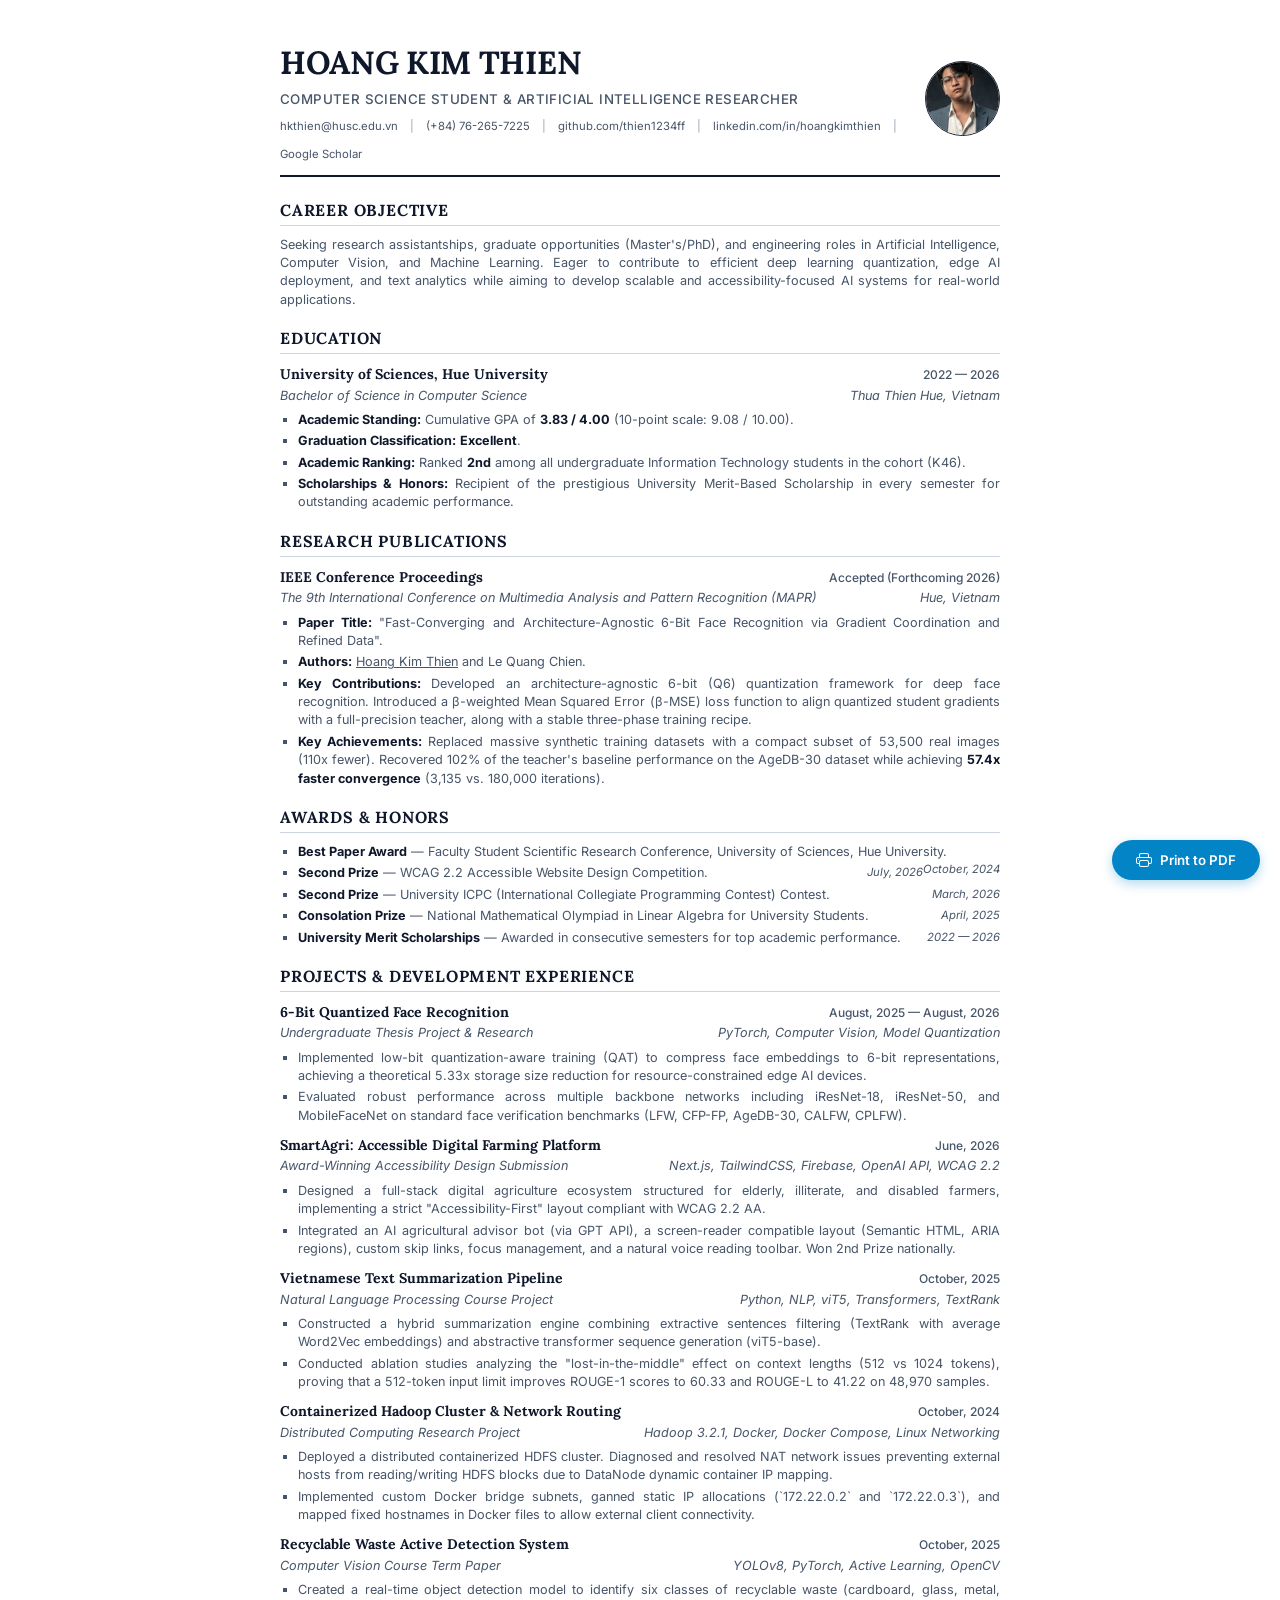
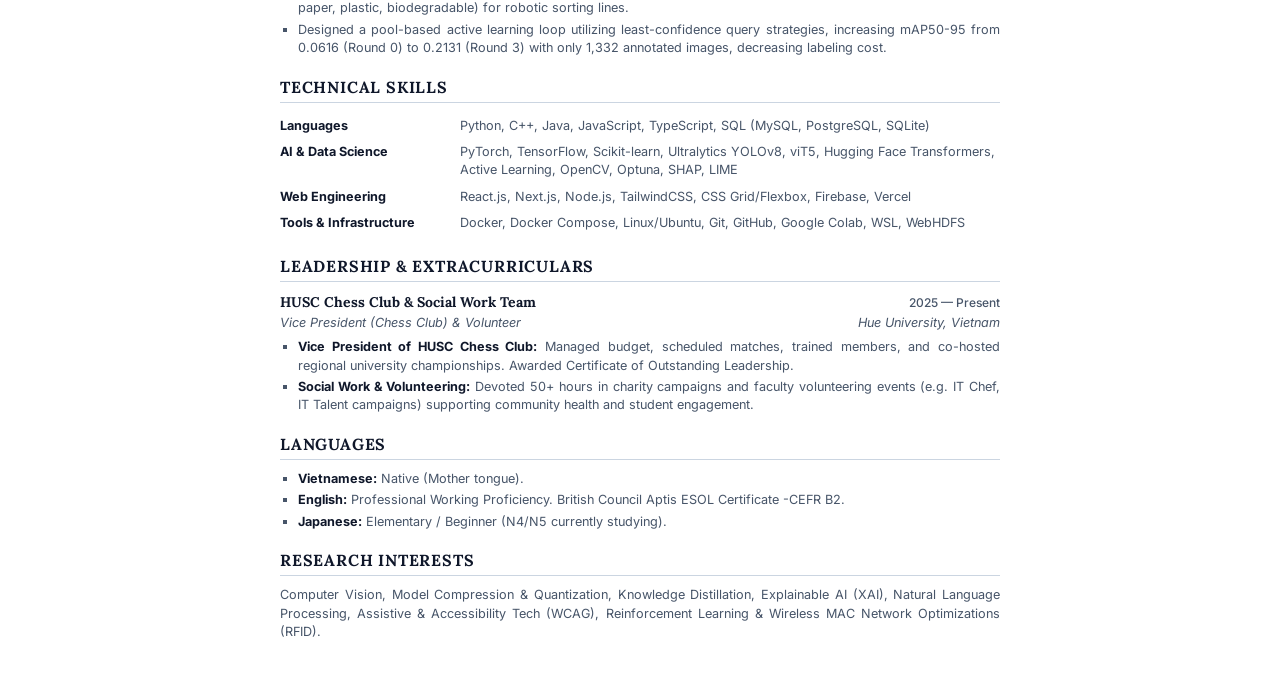
<file: cv.html>
<!DOCTYPE html>
<html lang="en">

<head>
  <meta charset="UTF-8">
  <meta name="viewport" content="width=device-width, initial-scale=1.0">
  <title>Hoang Kim Thien - Curriculum Vitae</title>

  <!-- Typography Fonts -->
  <link rel="preconnect" href="https://fonts.googleapis.com">
  <link rel="preconnect" href="https://fonts.gstatic.com" crossorigin>
  <link
    href="https://fonts.googleapis.com/css2?family=Lora:ital,wght@0,400;0,500;0,600;0,700;1,400&family=Inter:wght@300;400;500;600;700&display=swap"
    rel="stylesheet">

  <style>
    /* Global Styles */
    :root {
      --color-primary: #0F172A;
      --color-secondary: #475569;
      --color-accent: #0284C7;
      --font-serif: 'Lora', Georgia, serif;
      --font-sans: 'Inter', Helvetica, sans-serif;
    }

    * {
      box-sizing: border-box;
      margin: 0;
      padding: 0;
    }

    body {
      background-color: #fff;
      color: var(--color-primary);
      font-family: var(--font-sans);
      font-size: 10pt;
      line-height: 1.45;
      padding: 40px;
      max-width: 800px;
      margin: 0 auto;
    }

    /* Print styling rules */
    @media print {
      body {
        padding: 0;
        margin: 0;
        font-size: 9.5pt;
      }

      .page-break {
        page-break-before: always;
        break-before: page;
      }

      a {
        text-decoration: none;
        color: var(--color-primary) !important;
      }

      .no-print {
        display: none;
      }
    }

    @page {
      size: A4;
      margin: 20mm 15mm 20mm 15mm;
    }

    /* CV Header */
    header {
      margin-bottom: 22px;
      border-bottom: 2px solid var(--color-primary);
      padding-bottom: 12px;
    }

    header h1 {
      font-family: var(--font-serif);
      font-size: 24pt;
      font-weight: 700;
      letter-spacing: -0.01em;
      margin-bottom: 4px;
      text-transform: uppercase;
      text-align: left;
    }

    header .subtitle {
      font-size: 10pt;
      font-weight: 500;
      color: var(--color-secondary);
      margin-bottom: 10px;
      letter-spacing: 0.03em;
      text-transform: uppercase;
    }

    header .contact-info {
      display: flex;
      justify-content: center;
      flex-wrap: wrap;
      gap: 12px;
      font-size: 8.5pt;
      color: var(--color-secondary);
    }

    header .contact-info a {
      color: var(--color-secondary);
      text-decoration: none;
      transition: color 0.2s ease;
    }

    header .contact-info a:hover {
      color: var(--color-accent);
    }

    header .separator {
      color: #94A3B8;
    }

    /* Section Styles */
    section {
      margin-bottom: 18px;
    }

    .section-title {
      font-family: var(--font-serif);
      font-size: 12pt;
      font-weight: 700;
      color: var(--color-primary);
      text-transform: uppercase;
      border-bottom: 1px solid #CBD5E1;
      padding-bottom: 3px;
      margin-bottom: 10px;
      letter-spacing: 0.05em;
    }

    /* Item Block Styles */
    .item-header {
      display: flex;
      justify-content: space-between;
      align-items: baseline;
      font-weight: 700;
      margin-bottom: 2px;
    }

    .item-title {
      font-family: var(--font-serif);
      font-size: 10.5pt;
      color: var(--color-primary);
    }

    .item-date {
      font-size: 9pt;
      font-weight: 500;
      color: var(--color-secondary);
    }

    .item-subheader {
      display: flex;
      justify-content: space-between;
      align-items: baseline;
      font-style: italic;
      color: var(--color-secondary);
      font-size: 9.5pt;
      margin-bottom: 6px;
    }

    .bullet-list {
      list-style-type: square;
      margin-left: 18px;
      margin-top: 4px;
    }

    .bullet-list li {
      margin-bottom: 3px;
      font-size: 9.5pt;
      color: var(--color-secondary);
      text-align: justify;
    }

    .bullet-list li strong {
      color: var(--color-primary);
    }

    /* Text block */
    .objective-text {
      font-size: 9.5pt;
      color: var(--color-secondary);
      text-align: justify;
    }

    /* Skills Grid */
    .skills-table {
      width: 100%;
      border-collapse: collapse;
      margin-top: 4px;
    }

    .skills-table td {
      padding: 4px 0;
      vertical-align: top;
      font-size: 9.5pt;
    }

    .skills-table td.cat-name {
      font-weight: 700;
      width: 25%;
      color: var(--color-primary);
    }

    .skills-table td.cat-values {
      color: var(--color-secondary);
    }

    /* Floating PDF Print button for browser */
    .print-btn-container {
      position: fixed;
      bottom: 20px;
      right: 20px;
      z-index: 1000;
    }

    .print-btn {
      background-color: var(--color-accent);
      color: #fff;
      border: none;
      padding: 12px 24px;
      border-radius: 50px;
      font-family: var(--font-sans);
      font-weight: 600;
      font-size: 10pt;
      cursor: pointer;
      box-shadow: 0 4px 12px rgba(2, 132, 199, 0.3);
      display: flex;
      align-items: center;
      gap: 8px;
      transition: transform 0.2s ease;
    }

    .print-btn:hover {
      transform: translateY(-2px);
    }
  </style>
</head>

<body>

  <!-- Floating Print Button (Hidden in Print Mode) -->
  <div class="print-btn-container no-print">
    <button class="print-btn" onclick="window.print()">
      <svg width="16" height="16" fill="currentColor" viewBox="0 0 16 16">
        <path d="M2.5 8a.5.5 0 1 0 0-1 .5.5 0 0 0 0 1z" />
        <path
          d="M5 1a2 2 0 0 0-2 2v2H2a2 2 0 0 0-2 2v3a2 2 0 0 0 2 2h1v1a2 2 0 0 0 2 2h6a2 2 0 0 0 2-2v-1h1a2 2 0 0 0 2-2V7a2 2 0 0 0-2-2h-1V3a2 2 0 0 0-2-2H5zM4 3a1 1 0 0 1 1-1h6a1 1 0 0 1 1 1v2H4V3zm1 5a2 2 0 0 0-2 2v1H2a1 1 0 0 1-1-1V7a1 1 0 0 1 1-1h12a1 1 0 0 1 1 1v3a1 1 0 0 1-1 1h-1v-1a2 2 0 0 0-2-2H5zm7 2v3a1 1 0 0 1-1 1H5a1 1 0 0 1-1-1v-3a1 1 0 0 1 1-1h6a1 1 0 0 1 1 1z" />
      </svg>
      Print to PDF
    </button>
  </div>

  <!-- HEADER -->
  <header>
    <div style="display: flex; justify-content: space-between; align-items: center; gap: 20px;">
      <div style="text-align: left; flex-grow: 1;">
        <h1>Hoang Kim Thien</h1>
        <div class="subtitle" style="margin-bottom: 8px;">Computer Science Student &amp; Artificial Intelligence
          Researcher</div>
        <div class="contact-info" style="justify-content: flex-start;">
          <a href="mailto:hkthien@husc.edu.vn">hkthien@husc.edu.vn</a>
          <span class="separator">|</span>
          <span>(+84) 76-265-7225</span>
          <span class="separator">|</span>
          <a href="https://github.com/thien1234ff" target="_blank">github.com/thien1234ff</a>
          <span class="separator">|</span>
          <a href="https://linkedin.com/in/hoangkimthien" target="_blank">linkedin.com/in/hoangkimthien</a>
          <span class="separator">|</span>
          <a href="https://scholar.google.com/citations?user=hoangkimthien" target="_blank">Google Scholar</a>
        </div>
      </div>
      <div style="flex-shrink: 0;">
        <img src="img/avatar/b0bf910b9bf51aab43e4.jpg" alt="Hoang Kim Thien Profile Avatar"
          style="width: 75px; height: 75px; border-radius: 50%; border: 1.5px solid var(--color-primary); object-fit: cover;">
      </div>
    </div>
  </header>

  <!-- CAREER OBJECTIVE -->
  <section>
    <h2 class="section-title">Career Objective</h2>
    <p class="objective-text">
      Seeking research assistantships, graduate opportunities (Master's/PhD), and engineering roles in Artificial
      Intelligence, Computer Vision, and Machine Learning. Eager to contribute to efficient deep learning quantization,
      edge AI deployment, and text analytics while aiming to develop scalable and accessibility-focused AI systems for
      real-world applications.
    </p>
  </section>

  <!-- EDUCATION -->
  <section>
    <h2 class="section-title">Education</h2>
    <div class="item-header">
      <span class="item-title">University of Sciences, Hue University</span>
      <span class="item-date">2022 — 2026</span>
    </div>
    <div class="item-subheader">
      <span>Bachelor of Science in Computer Science</span>
      <span>Thua Thien Hue, Vietnam</span>
    </div>
    <ul class="bullet-list">
      <li><strong>Academic Standing:</strong> Cumulative GPA of <strong>3.83 / 4.00</strong> (10-point scale: 9.08 /
        10.00).</li>
      <li><strong>Graduation Classification:</strong> <strong>Excellent</strong>.</li>
      <li><strong>Academic Ranking:</strong> Ranked <strong>2nd</strong> among all undergraduate Information Technology
        students in the cohort (K46).</li>
      <li><strong>Scholarships &amp; Honors:</strong> Recipient of the prestigious University Merit-Based Scholarship in
        every semester for outstanding academic performance.</li>
    </ul>
  </section>

  <!-- RESEARCH PUBLICATION -->
  <section>
    <h2 class="section-title">Research Publications</h2>
    <div class="item-header">
      <span class="item-title">IEEE Conference Proceedings</span>
      <span class="item-date">Accepted (Forthcoming 2026)</span>
    </div>
    <div class="item-subheader">
      <span>The 9th International Conference on Multimedia Analysis and Pattern Recognition (MAPR)</span>
      <span>Hue, Vietnam</span>
    </div>
    <ul class="bullet-list">
      <li><strong>Paper Title:</strong> "Fast-Converging and Architecture-Agnostic 6-Bit Face Recognition via Gradient
        Coordination and Refined Data".</li>
      <li><strong>Authors:</strong> <u>Hoang Kim Thien</u> and Le Quang Chien.</li>
      <li><strong>Key Contributions:</strong> Developed an architecture-agnostic 6-bit (Q6) quantization framework for
        deep face recognition. Introduced a β-weighted Mean Squared Error (β-MSE) loss function to align quantized
        student gradients with a full-precision teacher, along with a stable three-phase training recipe.</li>
      <li><strong>Key Achievements:</strong> Replaced massive synthetic training datasets with a compact subset of
        53,500 real images (110x fewer). Recovered 102% of the teacher's baseline performance on the AgeDB-30 dataset
        while achieving <strong>57.4x faster convergence</strong> (3,135 vs. 180,000 iterations).</li>
    </ul>
  </section>

  <!-- AWARDS AND ACHIEVEMENTS -->
  <section>
    <h2 class="section-title">Awards &amp; Honors</h2>
    <ul class="bullet-list">
      <li><strong>Best Paper Award</strong> — Faculty Student Scientific Research Conference, University of Sciences,
        Hue University. <span style="float: right; font-style: italic; font-size: 8.5pt;">October, 2024</span></li>
      <li><strong>Second Prize</strong> — WCAG 2.2 Accessible Website Design Competition. <span
          style="float: right; font-style: italic; font-size: 8.5pt;">July, 2026</span></li>
      <li><strong>Second Prize</strong> — University ICPC (International Collegiate Programming Contest) Contest. <span
          style="float: right; font-style: italic; font-size: 8.5pt;">March, 2026</span></li>
      <li><strong>Consolation Prize</strong> — National Mathematical Olympiad in Linear Algebra for University Students.
        <span style="float: right; font-style: italic; font-size: 8.5pt;">April, 2025</span>
      </li>
      <li><strong>University Merit Scholarships</strong> — Awarded in consecutive semesters for top academic
        performance. <span style="float: right; font-style: italic; font-size: 8.5pt;">2022 — 2026</span></li>
    </ul>
  </section>

  <!-- PAGE BREAK FOR PRINTING (Ensures clean splitting) -->
  <div class="page-break"></div>

  <!-- PROJECTS & ENGINEERING EXPERIENCE -->
  <section>
    <h2 class="section-title">Projects &amp; Development Experience</h2>

    <!-- Project 1 -->
    <div class="item-header">
      <span class="item-title">6-Bit Quantized Face Recognition</span>
      <span class="item-date">August, 2025 — August, 2026</span>
    </div>
    <div class="item-subheader">
      <span>Undergraduate Thesis Project &amp; Research</span>
      <span>PyTorch, Computer Vision, Model Quantization</span>
    </div>
    <ul class="bullet-list">
      <li>Implemented low-bit quantization-aware training (QAT) to compress face embeddings to 6-bit representations,
        achieving a theoretical 5.33x storage size reduction for resource-constrained edge AI devices.</li>
      <li>Evaluated robust performance across multiple backbone networks including iResNet-18, iResNet-50, and
        MobileFaceNet on standard face verification benchmarks (LFW, CFP-FP, AgeDB-30, CALFW, CPLFW).</li>
    </ul>

    <!-- Project 2 -->
    <div class="item-header" style="margin-top: 10px;">
      <span class="item-title">SmartAgri: Accessible Digital Farming Platform</span>
      <span class="item-date">June, 2026</span>
    </div>
    <div class="item-subheader">
      <span>Award-Winning Accessibility Design Submission</span>
      <span>Next.js, TailwindCSS, Firebase, OpenAI API, WCAG 2.2</span>
    </div>
    <ul class="bullet-list">
      <li>Designed a full-stack digital agriculture ecosystem structured for elderly, illiterate, and disabled farmers,
        implementing a strict "Accessibility-First" layout compliant with WCAG 2.2 AA.</li>
      <li>Integrated an AI agricultural advisor bot (via GPT API), a screen-reader compatible layout (Semantic HTML,
        ARIA regions), custom skip links, focus management, and a natural voice reading toolbar. Won 2nd Prize
        nationally.</li>
    </ul>

    <!-- Project 3 -->
    <div class="item-header" style="margin-top: 10px;">
      <span class="item-title">Vietnamese Text Summarization Pipeline</span>
      <span class="item-date">October, 2025</span>
    </div>
    <div class="item-subheader">
      <span>Natural Language Processing Course Project</span>
      <span>Python, NLP, viT5, Transformers, TextRank</span>
    </div>
    <ul class="bullet-list">
      <li>Constructed a hybrid summarization engine combining extractive sentences filtering (TextRank with average
        Word2Vec embeddings) and abstractive transformer sequence generation (viT5-base).</li>
      <li>Conducted ablation studies analyzing the "lost-in-the-middle" effect on context lengths (512 vs 1024 tokens),
        proving that a 512-token input limit improves ROUGE-1 scores to 60.33 and ROUGE-L to 41.22 on 48,970 samples.
      </li>
    </ul>

    <!-- Project 4 -->
    <div class="item-header" style="margin-top: 10px;">
      <span class="item-title">Containerized Hadoop Cluster &amp; Network Routing</span>
      <span class="item-date">October, 2024</span>
    </div>
    <div class="item-subheader">
      <span>Distributed Computing Research Project</span>
      <span>Hadoop 3.2.1, Docker, Docker Compose, Linux Networking</span>
    </div>
    <ul class="bullet-list">
      <li>Deployed a distributed containerized HDFS cluster. Diagnosed and resolved NAT network issues preventing
        external hosts from reading/writing HDFS blocks due to DataNode dynamic container IP mapping.</li>
      <li>Implemented custom Docker bridge subnets, ganned static IP allocations (`172.22.0.2` and `172.22.0.3`), and
        mapped fixed hostnames in Docker files to allow external client connectivity.</li>
    </ul>

    <!-- Project 5 -->
    <div class="item-header" style="margin-top: 10px;">
      <span class="item-title">Recyclable Waste Active Detection System</span>
      <span class="item-date">October, 2025</span>
    </div>
    <div class="item-subheader">
      <span>Computer Vision Course Term Paper</span>
      <span>YOLOv8, PyTorch, Active Learning, OpenCV</span>
    </div>
    <ul class="bullet-list">
      <li>Created a real-time object detection model to identify six classes of recyclable waste (cardboard, glass,
        metal, paper, plastic, biodegradable) for robotic sorting lines.</li>
      <li>Designed a pool-based active learning loop utilizing least-confidence query strategies, increasing mAP50-95
        from 0.0616 (Round 0) to 0.2131 (Round 3) with only 1,332 annotated images, decreasing labeling cost.</li>
    </ul>
  </section>

  <!-- TECHNICAL SKILLS -->
  <section>
    <h2 class="section-title">Technical Skills</h2>
    <table class="skills-table">
      <tr>
        <td class="cat-name">Languages</td>
        <td class="cat-values">Python, C++, Java, JavaScript, TypeScript, SQL (MySQL, PostgreSQL, SQLite)</td>
      </tr>
      <tr>
        <td class="cat-name">AI &amp; Data Science</td>
        <td class="cat-values">PyTorch, TensorFlow, Scikit-learn, Ultralytics YOLOv8, viT5, Hugging Face Transformers,
          Active Learning, OpenCV, Optuna, SHAP, LIME</td>
      </tr>
      <tr>
        <td class="cat-name">Web Engineering</td>
        <td class="cat-values">React.js, Next.js, Node.js, TailwindCSS, CSS Grid/Flexbox, Firebase, Vercel</td>
      </tr>
      <tr>
        <td class="cat-name">Tools &amp; Infrastructure</td>
        <td class="cat-values">Docker, Docker Compose, Linux/Ubuntu, Git, GitHub, Google Colab, WSL, WebHDFS</td>
      </tr>
    </table>
  </section>

  <!-- LEADERSHIP & ACTIVITIES -->
  <section>
    <h2 class="section-title">Leadership &amp; Extracurriculars</h2>
    <div class="item-header">
      <span class="item-title">HUSC Chess Club &amp; Social Work Team</span>
      <span class="item-date">2025 — Present</span>
    </div>
    <div class="item-subheader">
      <span>Vice President (Chess Club) &amp; Volunteer</span>
      <span>Hue University, Vietnam</span>
    </div>
    <ul class="bullet-list">
      <li><strong>Vice President of HUSC Chess Club:</strong> Managed budget, scheduled matches, trained members, and
        co-hosted regional university championships. Awarded Certificate of Outstanding Leadership.</li>
      <li><strong>Social Work &amp; Volunteering:</strong> Devoted 50+ hours in charity campaigns and faculty
        volunteering events (e.g. IT Chef, IT Talent campaigns) supporting community health and student engagement.</li>
    </ul>
  </section>

  <!-- LANGUAGES -->
  <section>
    <h2 class="section-title">Languages</h2>
    <ul class="bullet-list">
      <li><strong>Vietnamese:</strong> Native (Mother tongue).</li>
      <li><strong>English:</strong> Professional Working Proficiency. British Council Aptis ESOL Certificate -CEFR B2.
      </li>
      <li><strong>Japanese:</strong> Elementary / Beginner (N4/N5 currently studying).</li>
    </ul>
  </section>

  <!-- RESEARCH INTERESTS -->
  <section>
    <h2 class="section-title">Research Interests</h2>
    <p class="objective-text">
      Computer Vision, Model Compression &amp; Quantization, Knowledge Distillation, Explainable AI (XAI), Natural
      Language Processing, Assistive &amp; Accessibility Tech (WCAG), Reinforcement Learning &amp; Wireless MAC Network
      Optimizations (RFID).
    </p>
  </section>

</body>

</html>
</file>
